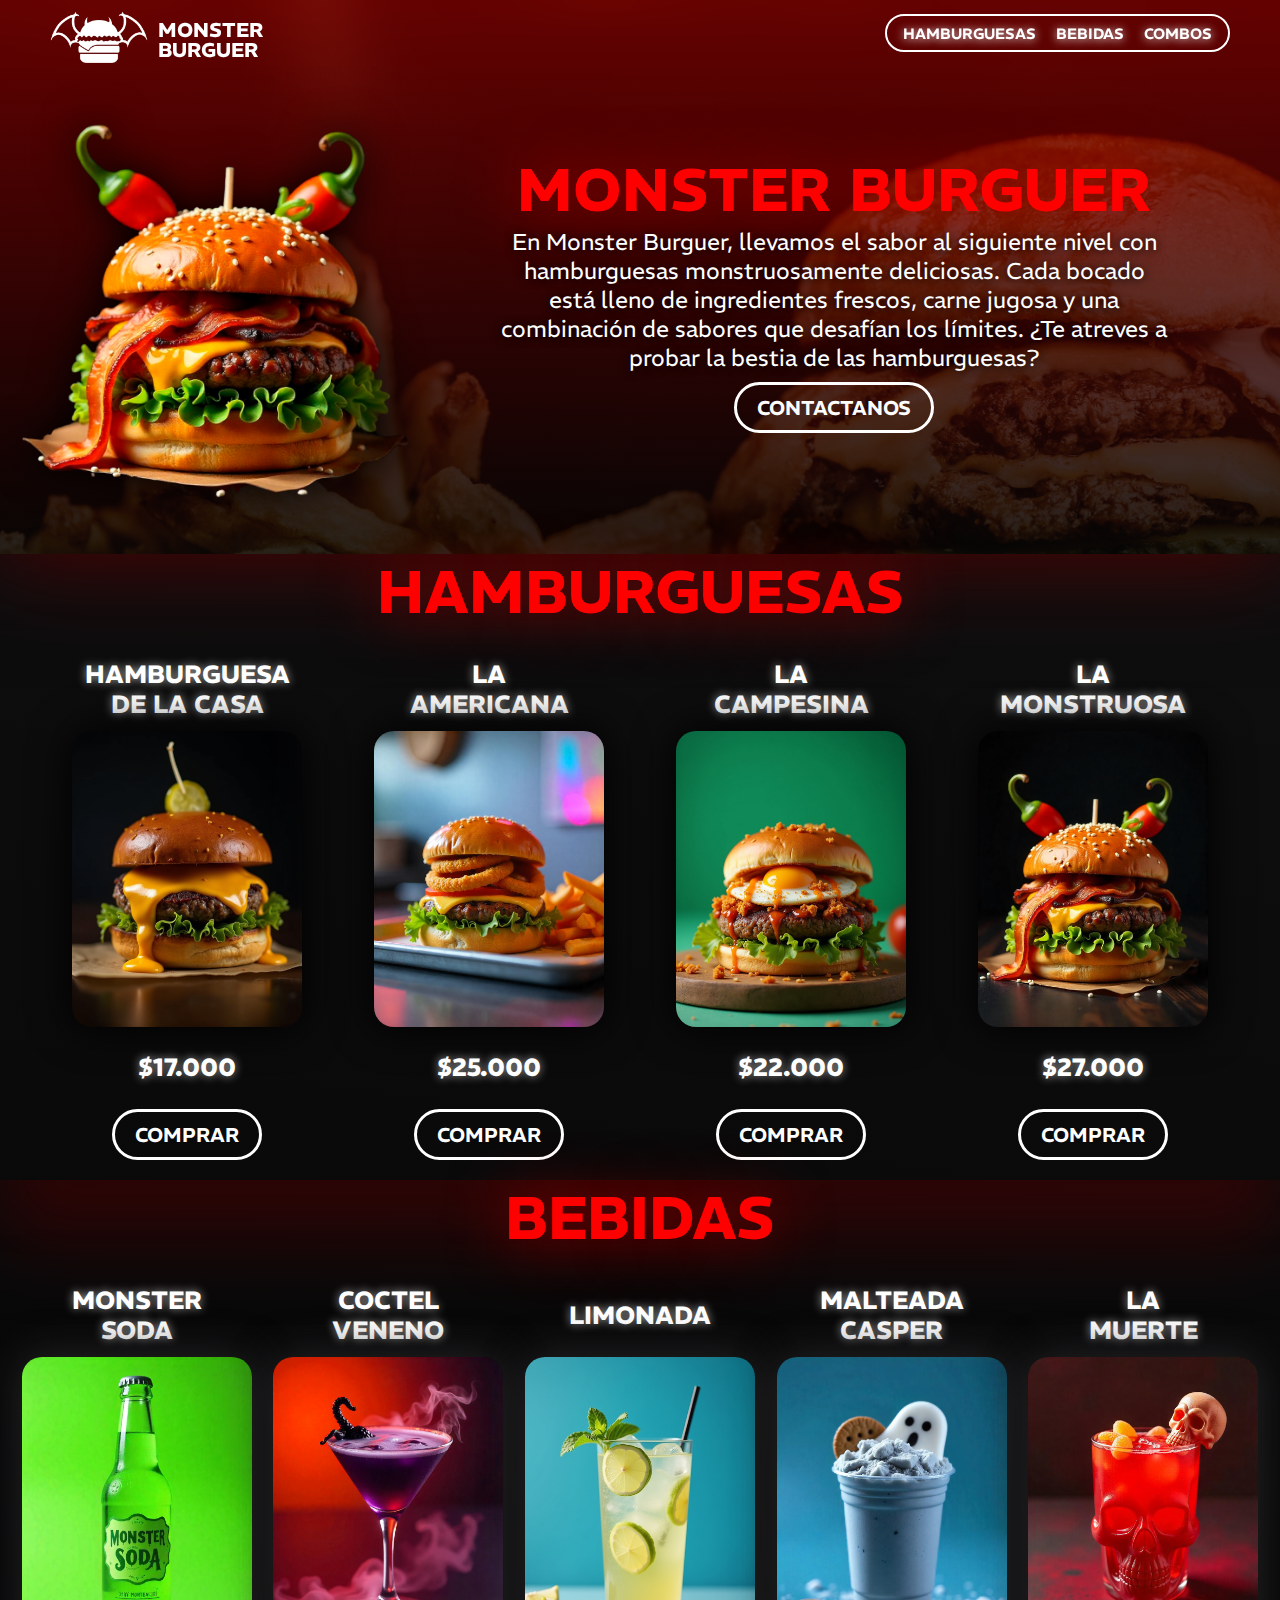
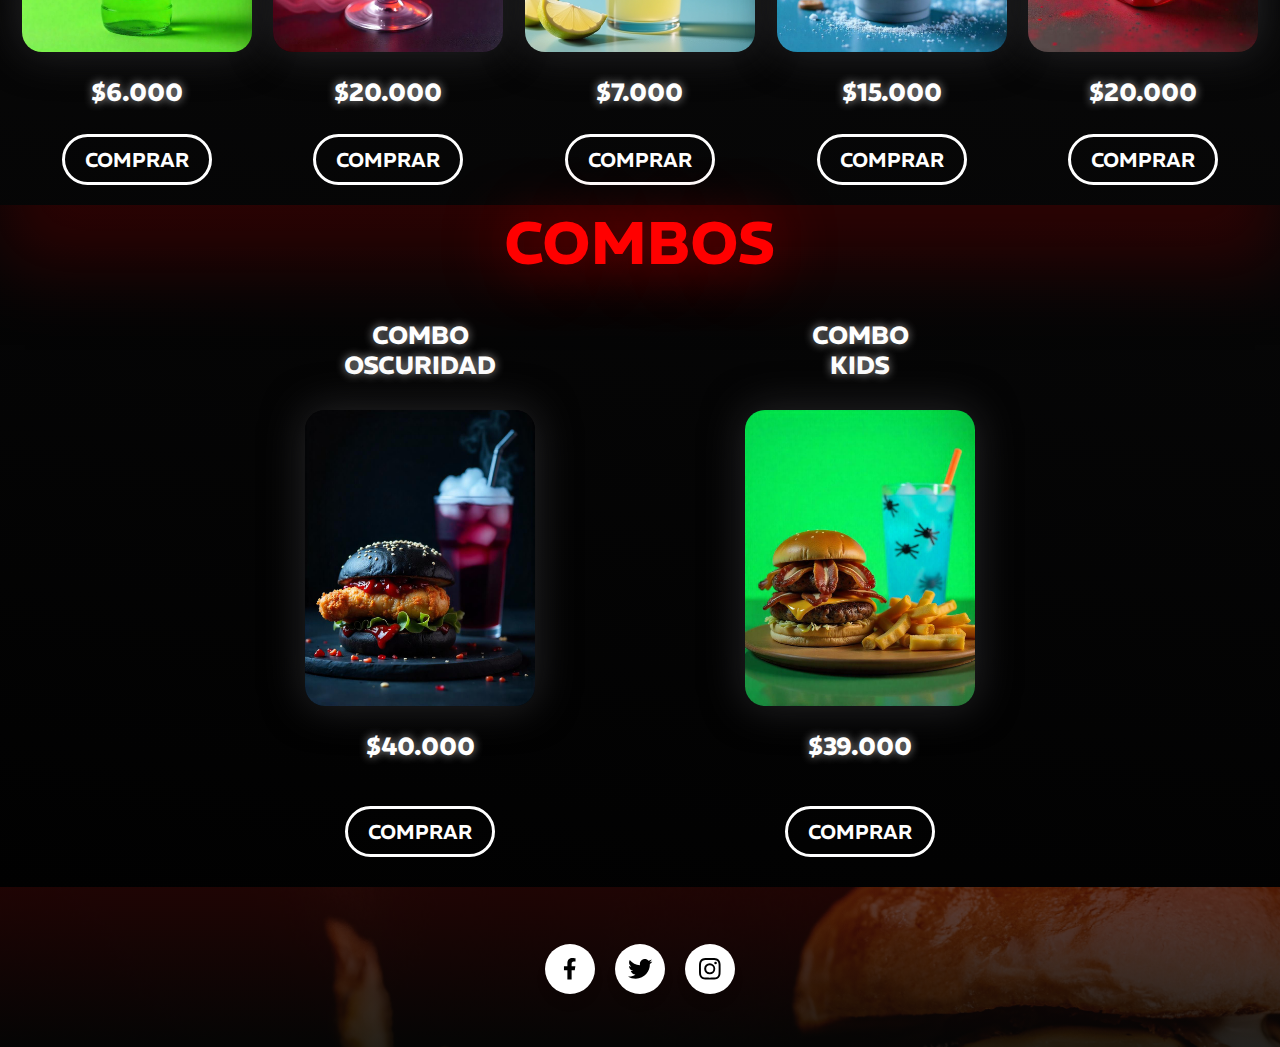
<file: index.html>
<!DOCTYPE html>
<html lang="es">
<head>
    <meta charset="UTF-8">
    <meta name="viewport" content="width=device-width, initial-scale=1.0">
    <title>Hamburguesas</title>
    <link rel="stylesheet" href="style.css">
    
    
</head>

<body>
    
    <header>
        <div class="barra-container">
            <div class="logo">
                <img src="imagenes/LOGO VECTOR.png" alt="">
            <h1>MONSTER <br> BURGUER</h1>
            <input type="checkbox" class="checkbox" id="menu">  
            </div>
            
            
            <nav class="navbar">
                <div class="barra">
                    <ul>
                        <li><a href="#hamburguesas">HAMBURGUESAS</a></li>
                        <li><a href="#bebidas">BEBIDAS</a></li>
                        <li><a href="#combos">COMBOS</a></li>
                    </ul>
                </div>
                
            </nav>
        </div>
        <div class="header-content">
          
            <div class="header-img">
                <img src="imagenes/RENOVADA SIN FONDO.png" alt="">

            </div>
            <div class="header-text">
                <h1 class="animate__animated animate__bounce"> MONSTER BURGUER</h1>
                <p>En Monster Burguer, llevamos el sabor al siguiente nivel con hamburguesas monstruosamente deliciosas. 
                    Cada bocado está lleno de ingredientes frescos, carne jugosa 
                    y una combinación de sabores que desafían los límites. ¿Te atreves a probar la bestia de las hamburguesas?</p>
                     <a href="formulario_compra.html"><button id="btn">CONTACTANOS</button></a>
                     
                     
            </div>
            
            </div>

            
        </div>
        
    </header>

    <section class="menu" id="hamburguesas">
        <div class="section-titulo">
                <h2>HAMBURGUESAS</h2>
        </div>      
        <div class="hamburguesa-container">
           
        <div class="hamburguesas-group">
            <h3>HAMBURGUESA DE LA CASA</h3>
                <img src="imagenes/HAMBURGUESA 1.png" alt="" id="hamburguesa_de_la_casa">
                <h3>$17.000</h3>

                    <a href="https://buy.stripe.com/test_eVa1464ozfow7aEfZ8" target="_blank">
                        <button id="btn">COMPRAR</button>
                    </a>
            </div>

            <div class="hamburguesas-group">
                <h3>LA AMERICANA</h3>
                <img src="imagenes/HAMBURGUESA 2.png" alt="" id="hambueguesa_la_americana">
                <h3>$25.000</h3>
                <a href="https://buy.stripe.com/test_bIY8wybR1eksgLecMM" target="_blank">
                    <button id="btn"
                >COMPRAR</button>
                </a>
                
                    
            
            </div>

            <div class="hamburguesas-group">
                <h3>LA CAMPESINA</h3>
                <img src="imagenes/HAMBURGUESA 3.png" alt="">
                <h3>$22.000</h3>

                <a href="https://buy.stripe.com/test_6oE28aaMXeks1QkeV3"  target="_blank">
                    <button id="btn">COMPRAR</button>
                </a>
            </div>

            <div class="hamburguesas-group">
                <h3>LA MONSTRUOSA</h3>
                <img src="imagenes/HAMBURGUESA 4.png" alt="">
                <h3>$27.000</h3>

                <a href="https://buy.stripe.com/test_6oE8wy2gr6S00MgbIQ"  target="_blank">
                    <button id="btn">COMPRAR</button>
                </a>
            </div>
        </div>
        <section class="menu" id="bebidas">
            <div class="section-titulo">
                <h2>BEBIDAS</h2>
            </div>  
            <div class="bebidas-container">
                <div class="bebidas-group">
                    <h3>MONSTER SODA</h3>
    
                    <img src="imagenes/BEBIDA 1.jpeg" alt="">
                    <h3>$6.000</h3>
                    <a href="https://buy.stripe.com/test_eVafZ0cV5gsA52w007" target="_blank">
                        <button id="btn">COMPRAR</button>
                    </a>
                </div>
                <div class="bebidas-group">
                    <h3>COCTEL VENENO</h3>
    
                    <img src="imagenes/BEBIDA 2.jpeg" alt="">
                    <h3>$20.000</h3>
                    <a href="https://buy.stripe.com/test_7sI5kmaMX6S0bqUfZ4"  target="_blank">
                        <button id="btn">COMPRAR</button>
                    </a>
                </div>
                <div class="bebidas-group">
                    <h3>LIMONADA</h3>
    
                    <img src="imagenes/BEBIDA 3.jpeg" alt="">
                    <h3>$7.000</h3>
                    <a href="https://buy.stripe.com/test_5kA9ACbR1fowgLe6ot"  target="_blank">
                        <button id="btn">COMPRAR</button>
                    </a>
                </div>
                <div class="bebidas-group">
                    <h3>MALTEADA CASPER</h3>
    
                    <img src="imagenes/BEBIDA 4.jpeg" alt="">
                    <h3>$15.000</h3>
                    <a href="https://buy.stripe.com/test_4gw6oqf3d0tCdz27sw" target="_blank">
                        <button id="btn">COMPRAR</button>
                    </a>
                </div>
                <div class="bebidas-group">
                    <h3>LA MUERTE</h3>
    
                    <img src="imagenes/BEBIDA 5.jpeg" alt="">
                    <h3>$20.000</h3>
                    <a href="https://buy.stripe.com/test_28o0024oz1xG9iM28b"  target="_blank">
                        <button id="btn">COMPRAR</button>
                    </a>
                </div>
                
            </div>

        </section>
          
        
    </section>
        <section class="menu" id="combos">
            <div class="section-titulo">
                <h2>COMBOS</h2>
            </div>  
            <div class="combos-container">
                <div class="combos-group">
                    <h3>COMBO OSCURIDAD</h3>
                    <img src="imagenes/COMBO 1.jpeg" alt="">
                    <h3>$40.000</h3>
                    
                    <a href="https://buy.stripe.com/test_14k6oq9ITdgo1Qk002" target="_blank">
                        <button id="btn">COMPRAR</button>
                    </a>
                </div>
                <div class="combos-group">
                    <h3>COMBO KIDS</h3>

                    <img src="imagenes/COMBO 2.jpeg" alt="">
                    <h3>$39.000</h3>
                    <a href="https://buy.stripe.com/test_3cs5km3kv90852wfYZ" target="_blank">
                        <button id="btn"
                        >COMPRAR</button>
                    </a>
                </div>
                

            </div>

        </section>
        <footer><ul class="wrapper">
            <li class="icon facebook">
              <span class="tooltip">Facebook</span>
              <svg
                viewBox="0 0 320 512"
                height="1.2em"
                fill="currentColor"
                xmlns="http://www.w3.org/2000/svg"
              >
                <path
                  d="M279.14 288l14.22-92.66h-88.91v-60.13c0-25.35 12.42-50.06 52.24-50.06h40.42V6.26S260.43 0 225.36 0c-73.22 0-121.08 44.38-121.08 124.72v70.62H22.89V288h81.39v224h100.17V288z"
                ></path>
              </svg>
            </li>
            <li class="icon twitter">
              <span class="tooltip">Twitter</span>
              <svg
                height="1.8em"
                fill="currentColor"
                viewBox="0 0 48 48"
                xmlns="http://www.w3.org/2000/svg"
                class="twitter"
              >
                <path
                  d="M42,12.429c-1.323,0.586-2.746,0.977-4.247,1.162c1.526-0.906,2.7-2.351,3.251-4.058c-1.428,0.837-3.01,1.452-4.693,1.776C34.967,9.884,33.05,9,30.926,9c-4.08,0-7.387,3.278-7.387,7.32c0,0.572,0.067,1.129,0.193,1.67c-6.138-0.308-11.582-3.226-15.224-7.654c-0.64,1.082-1,2.349-1,3.686c0,2.541,1.301,4.778,3.285,6.096c-1.211-0.037-2.351-0.374-3.349-0.914c0,0.022,0,0.055,0,0.086c0,3.551,2.547,6.508,5.923,7.181c-0.617,0.169-1.269,0.263-1.941,0.263c-0.477,0-0.942-0.054-1.392-0.135c0.94,2.902,3.667,5.023,6.898,5.086c-2.528,1.96-5.712,3.134-9.174,3.134c-0.598,0-1.183-0.034-1.761-0.104C9.268,36.786,13.152,38,17.321,38c13.585,0,21.017-11.156,21.017-20.834c0-0.317-0.01-0.633-0.025-0.945C39.763,15.197,41.013,13.905,42,12.429"
                ></path>
              </svg>
            </li>
            <li class="icon instagram">
              <span class="tooltip">Instagram</span>
              <svg
                xmlns="http://www.w3.org/2000/svg"
                height="1.2em"
                fill="currentColor"
                class="bi bi-instagram"
                viewBox="0 0 16 16"
              >
                <path
                  d="M8 0C5.829 0 5.556.01 4.703.048 3.85.088 3.269.222 2.76.42a3.917 3.917 0 0 0-1.417.923A3.927 3.927 0 0 0 .42 2.76C.222 3.268.087 3.85.048 4.7.01 5.555 0 5.827 0 8.001c0 2.172.01 2.444.048 3.297.04.852.174 1.433.372 1.942.205.526.478.972.923 1.417.444.445.89.719 1.416.923.51.198 1.09.333 1.942.372C5.555 15.99 5.827 16 8 16s2.444-.01 3.298-.048c.851-.04 1.434-.174 1.943-.372a3.916 3.916 0 0 0 1.416-.923c.445-.445.718-.891.923-1.417.197-.509.332-1.09.372-1.942C15.99 10.445 16 10.173 16 8s-.01-2.445-.048-3.299c-.04-.851-.175-1.433-.372-1.941a3.926 3.926 0 0 0-.923-1.417A3.911 3.911 0 0 0 13.24.42c-.51-.198-1.092-.333-1.943-.372C10.443.01 10.172 0 7.998 0h.003zm-.717 1.442h.718c2.136 0 2.389.007 3.232.046.78.035 1.204.166 1.486.275.373.145.64.319.92.599.28.28.453.546.598.92.11.281.24.705.275 1.485.039.843.047 1.096.047 3.231s-.008 2.389-.047 3.232c-.035.78-.166 1.203-.275 1.485a2.47 2.47 0 0 1-.599.919c-.28.28-.546.453-.92.598-.28.11-.704.24-1.485.276-.843.038-1.096.047-3.232.047s-2.39-.009-3.233-.047c-.78-.036-1.203-.166-1.485-.276a2.478 2.478 0 0 1-.92-.598 2.48 2.48 0 0 1-.6-.92c-.109-.281-.24-.705-.275-1.485-.038-.843-.046-1.096-.046-3.233 0-2.136.008-2.388.046-3.231.036-.78.166-1.204.276-1.486.145-.373.319-.64.599-.92.28-.28.546-.453.92-.598.282-.11.705-.24 1.485-.276.738-.034 1.024-.044 2.515-.045v.002zm4.988 1.328a.96.96 0 1 0 0 1.92.96.96 0 0 0 0-1.92zm-4.27 1.122a4.109 4.109 0 1 0 0 8.217 4.109 4.109 0 0 0 0-8.217zm0 1.441a2.667 2.667 0 1 1 0 5.334 2.667 2.667 0 0 1 0-5.334z"
                ></path>
              </svg>
            </li>
          </ul>
          
</body>
</html>
</file>
<file: style.css>
@import url('https://fonts.googleapis.com/css2?family=REM:ital,wght@0,100..900;1,100..900&display=swap');
html{
    max-width: 100%;
    overflow-x: hidden;
    scroll-behavior: smooth;
}
*{
    margin: 0;
    padding: 0;
    box-sizing: border-box;
    text-decoration: none;
    list-style: none;
}
body{


    width: 100%;
    overflow-x: hidden;
    font-optical-sizing: auto;
    font-weight: 600;

    font-family: "REM", serif;
    font-optical-sizing: auto;
    font-style: normal;   
    background: -webkit-linear-gradient(8deg, #000000,#060607);background: linear-gradient(8deg, #000000,#121213);
    
}

body::-webkit-scrollbar{
    width: 6px;     /* Tamaño del scroll en vertical */
    height: 3px;
    background-color: rgb(7, 7, 7);
    
    margin-left: 20px;
    
    
      /* Ocultar scroll */
}
body::-webkit-scrollbar-button{
    height: 70px;
}

body::-webkit-scrollbar-thumb{
    
    background-color: rgb(241, 0, 0);
    border-radius: 20px;
    height: 10px;
    
    box-shadow: 1px 1px 20px rgb(0, 0, 0);
}
section{
    width: 100%;
}
h3{
    text-shadow: rgba(255, 255, 255, 0.63) 0px 0px 10px;

    border-radius: 30px;
    height: 60px;
    display: flex;
    justify-content: center;
    align-items: center;
    text-align: center;
    min-height: 80px; /* Ajusta según necesidad */
    line-height: 1.2;
    white-space: pre-line;
   margin-bottom: 20px;
    text-align: center;
    color: #ffffff;
    font-size: 25px;

}
p{  
    font-weight: 360;
    text-align: center;
    color: white;
}
a{
    text-decoration: none;
    color: #F20C0C;
}
.checkbox{
    display: none;
}
.barra-container{
    align-items: center;
    justify-content: space-between;
    backdrop-filter: blur(10px);
    padding: 0px 50px;
    margin-bottom: 10px;
    display: flex;
    position: fixed;
    width: 100%;
    height: 66px;
}
.barra-container h1{
    font-size: 20px;
    line-height: 1.0;
    gap: 20px;
    padding-top: 20px;
    padding-left: 10px;
    color: rgb(255, 255, 255);
}

.barra-container img {
    color: white;
    margin-top: 10px;
    height: 56px;
    width: auto;
}
.barra li:hover,
:focus {
  color: #ffffff;
  background: #ff0022;
  box-shadow: 0 0 5px #ff0000, 0 0 20px #ff0000, 0 0 20px #c90101,
    0 0 100px #a50000;
}
.navbar{
    justify-content: flex-end;
    display: flex;
    align-items: center;
}
.barra ul {
    padding: 7px 16px;
    border: #ffffff 2px solid;
    border-radius: 70px;
    

    display: flex;
    gap: 20px;
}

.barra ul li {
    
    list-style: none;
}


.barra ul li a {
    text-shadow: #f0eeee 0px 1px 10px;
    color: white;
    text-decoration: none;
    font-size: 15px;
}

#barra {
    display: none;
}


.header-content img{
    margin-top: 50px;
    filter: drop-shadow(0 0 20px #000000);
    height: 500px;
}
.header-content{
    padding: 0px 20px;
    box-shadow: 0 0 90px 0 #520101;
    background-image:linear-gradient(
        rgba(134, 0, 0, 0.74),
        rgba(5, 5, 5, 0.856)), url(imagenes/pexels-jonathanborba-2983101.jpg);
    background-size:cover;
    background-repeat: no-repeat;
   
    display: flex;
    justify-content: center;
    align-items: center;

}
.header-text{
    margin-top: 30px;
    text-align: center;
}

.header-text h1{
    justify-content: center;
    display: flex;
    text-shadow: #ff00008c 0px 1px 60px;
    color: #ff0000;
    font-size: 60px;
}
.header-text p{
    padding: 0px 90px;
    text-shadow: #000000 0px 1px 10px;
    padding-bottom: 10px;
    font-size: 23px;
}

button {
    
    font-family: "REM", serif;
    font-weight: 600;

    text-decoration: none;
    padding: 10px 20px;
    text-transform: uppercase;
    border-radius: 60px;
    font-size: 20px;
    color: #ffffff;
    background: transparent;
    cursor: pointer;
    box-shadow: transparent;
    border: 3px solid #ffffff;
    transition: 0.5s ease;
    user-select: none;
  }
  
  #btn:hover,
  :focus {
    color: #ffffff;
    background: #ff0022;
    border: 3px solid #ee1f1f;
    box-shadow: 0 0 5px #ff0000, 0 0 20px #ff0000, 0 0 20px #c90101,
      0 0 100px #a50000;
  }
.section-titulo{
    display: flex;
    justify-content: center;
    align-items: center;
}
.section-titulo h2{
    text-shadow: #ff00008c 0px 1px 60px;
    color: #ff0000;    
    font-size: 60px;
}
.hamburguesa-container {
    flex-wrap: wrap; 
    justify-content: center; 
    box-shadow: 0 60px 70px  #5201017c;
    justify-content: space-evenly;
    padding: 10px;
    align-items: center;
    display: flex;
    margin: (0 2px 7px rgb(255, 23, 23));
}


.hamburguesa-nombre{
    display: block;
}
.hamburguesas-group{

    height: auto;
    margin: 10px 50px;
    margin-left: 10px;
    margin-right: 10px;
    border-radius: 10px;
    display: flex;
    flex-direction: column;
    align-items: center;
    justify-content: space-between;
}
.hamburguesas-group h3{
    width: 20px;
    text-align: center;
    color: white;
    margin-bottom: 2px;
}
.hamburguesas-group img{
    border-radius: 20px;
    box-shadow: #000000 0px 0px 40px 1px;
    border: #000000;
    width: 230px;
    height: auto;
}
.bebidas-group{
    
    height: auto;
    margin: 10px 50px;
    margin-left: 10px;
    margin-right: 10px;
    border-radius: 10px;
    display: flex;
    flex-direction: column;
    align-items: center;
    justify-content: space-between;
}
.bebidas-container{
    
    flex-wrap: wrap; 
    justify-content: center; 
    box-shadow: 0 60px 70px  #5201017c;
    justify-content: space-evenly;
    padding: 10px;
    align-items: center;
    display: flex;
    margin: (0 2px 7px rgb(255, 23, 23));
}


.bebidas-group img{
    border-radius: 20px;
    box-shadow: #252527 0px 0px 40px 1px;
    border: #000000;
    width: 230px;
    height: auto;


}
.bebidas-group h3{
    width: 20px;

    text-align: center;
    color: white;
    margin-bottom: 2px;
    
    
}
.combos-container{
    flex-wrap: wrap; 
    justify-content: center; 
    padding-top: 20px;
    display: flex;
    align-items: center;
    justify-content: space-evenly;
    margin: (0 2px 7px black);
}
.combos-group{
    width: 20px;
    height: auto;
    padding: 10px 10px;
    margin-left: 10px;
    margin-right: 10px;
    border-radius: 10px;
    display: flex;
    flex-direction: column;
    align-items: center;
    justify-content: space-between;
}
.combos-group img{
    border-radius: 20px;
    box-shadow: #252527 0px 0px 40px 1px;
    border: #000000;
    width: 230px;
    height: auto;
    
}
footer
{   width: auto;
    background-image:linear-gradient(
        rgba(41, 5, 5, 0.74),
        rgba(5, 5, 5, 0.856)), url(imagenes/pexels-jonathanborba-2983101.jpg) ;

    background-size: cover;
    background-position-y: 29%;
    
    
    padding: 20px;
    text-align: center;
    font-size: 20px;
    margin-top: 20px;
}
/* From Uiverse.io by david-mohseni */ 
.wrapper {
    align-items: center;
    display: inline-flex;
    list-style: none;
    height: 120px;
    width: 100%;
    padding-top: 4px;
    font-family: "Poppins", sans-serif;
    justify-content: center;
  }
  
  .wrapper .icon {
    position: relative;
    background: #fff;
    border-radius: 50%;
    margin: 10px;
    width: 50px;
    height: 50px;
    font-size: 18px;
    display: flex;
    justify-content: center;
    align-items: center;
    flex-direction: column;
    box-shadow: 0 10px 10px rgba(0, 0, 0, 0.1);
    cursor: pointer;
    transition: all 0.2s cubic-bezier(0.68, -0.55, 0.265, 1.55);
  }
  
  .wrapper .tooltip {
    position: absolute;
    top: 0;
    font-size: 14px;
    background: #fff;
    color: #fff;
    padding: 5px 8px;
    border-radius: 5px;
    box-shadow: 0 10px 10px rgba(0, 0, 0, 0.1);
    opacity: 0;
    pointer-events: none;
    transition: all 0.3s cubic-bezier(0.68, -0.55, 0.265, 1.55);
  }
  
  .wrapper .tooltip::before {
    position: absolute;
    content: "";
    height: 8px;
    width: 8px;
    background: #fff;
    bottom: -3px;
    left: 50%;
    transform: translate(-50%) rotate(45deg);
    transition: all 0.3s cubic-bezier(0.68, -0.55, 0.265, 1.55);
  }
  
  .wrapper .icon:hover .tooltip {
    top: -45px;
    opacity: 1;
    visibility: visible;
    pointer-events: auto;
  }
  
  .wrapper .icon:hover span,
  .wrapper .icon:hover .tooltip {
    text-shadow: 0px -1px 0px rgba(0, 0, 0, 0.1);
  }
  
  .wrapper .facebook:hover,
  .wrapper .facebook:hover .tooltip,
  .wrapper .facebook:hover .tooltip::before {
    background: #1877f2;
    color: #fff;
  }
  
  .wrapper .twitter:hover,
  .wrapper .twitter:hover .tooltip,
  .wrapper .twitter:hover .tooltip::before {
    background: #1da1f2;
    color: #fff;
  }
  
  .wrapper .instagram:hover,
  .wrapper .instagram:hover .tooltip,
  .wrapper .instagram:hover .tooltip::before {
    background: #e4405f;
    color: #fff;
  }
  .logo{
    display: flex;
  }
  /*RESPOSIVE*/
  @media (max-width: 600px) {
    .logo{
        visibility: hidden;
        display: none;
    }
    .barra-container{
        justify-content: center;
    }
    
    
    
       
   
    
    .section-titulo h2{
        font-size: 26px;
    }
    h3{
        font-size: 20px;
    }
    .header-content{
        display: flex;
    }
    .header-text{
        margin-top: 70px;
        width: 100%;
    }
    .header-content img{
        height: 180px;
    }
    .header-text h1{

        font-size: 25px;
    }
    .header-text p{
        margin-bottom: 10px;
        padding: 0px 1px;
        font-size: 12px;
    }
    
    .hamburguesas-group img{
        width: 150px;
    }
    .bebidas-group img{
        width: 150px;
    }
    .combos-group img{
        width: 150px;
    }
    button{
        font-size: 15px;
        padding: 5px 10px;
    }
   
  }
</file>
